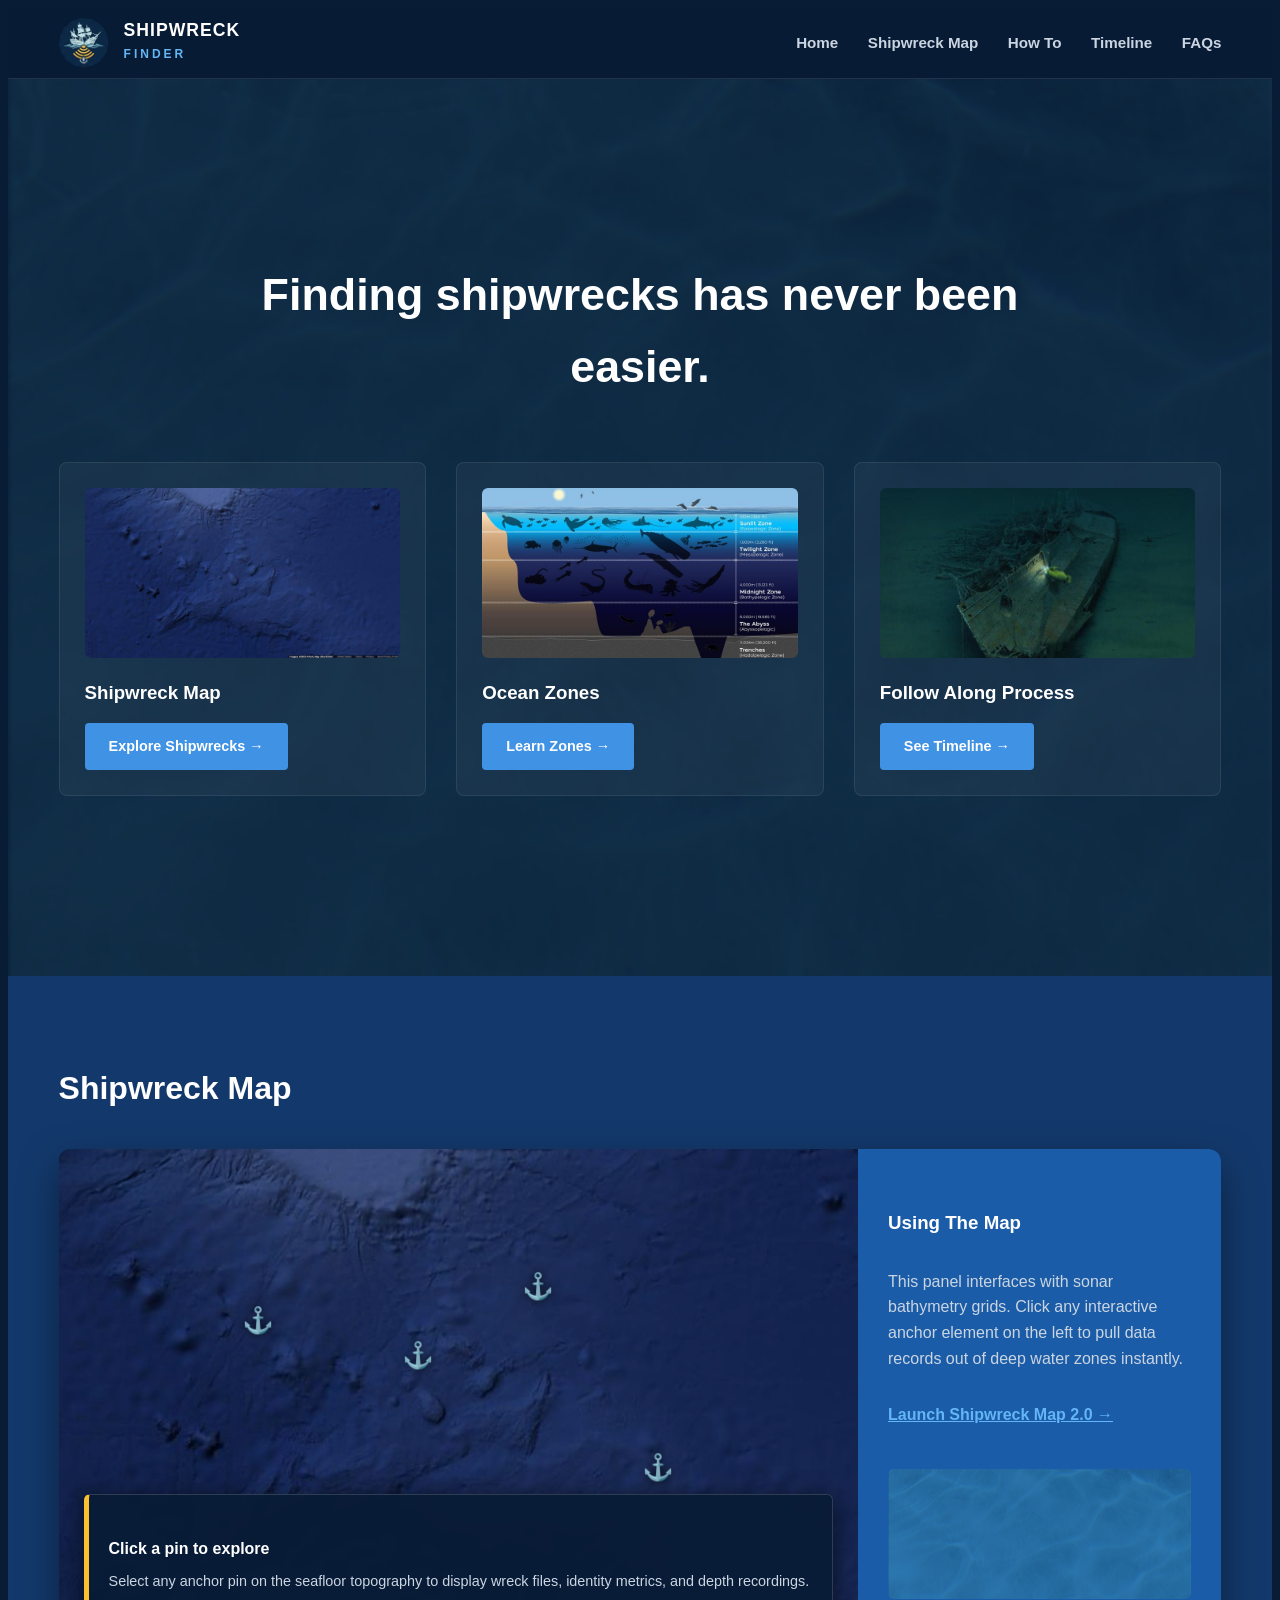
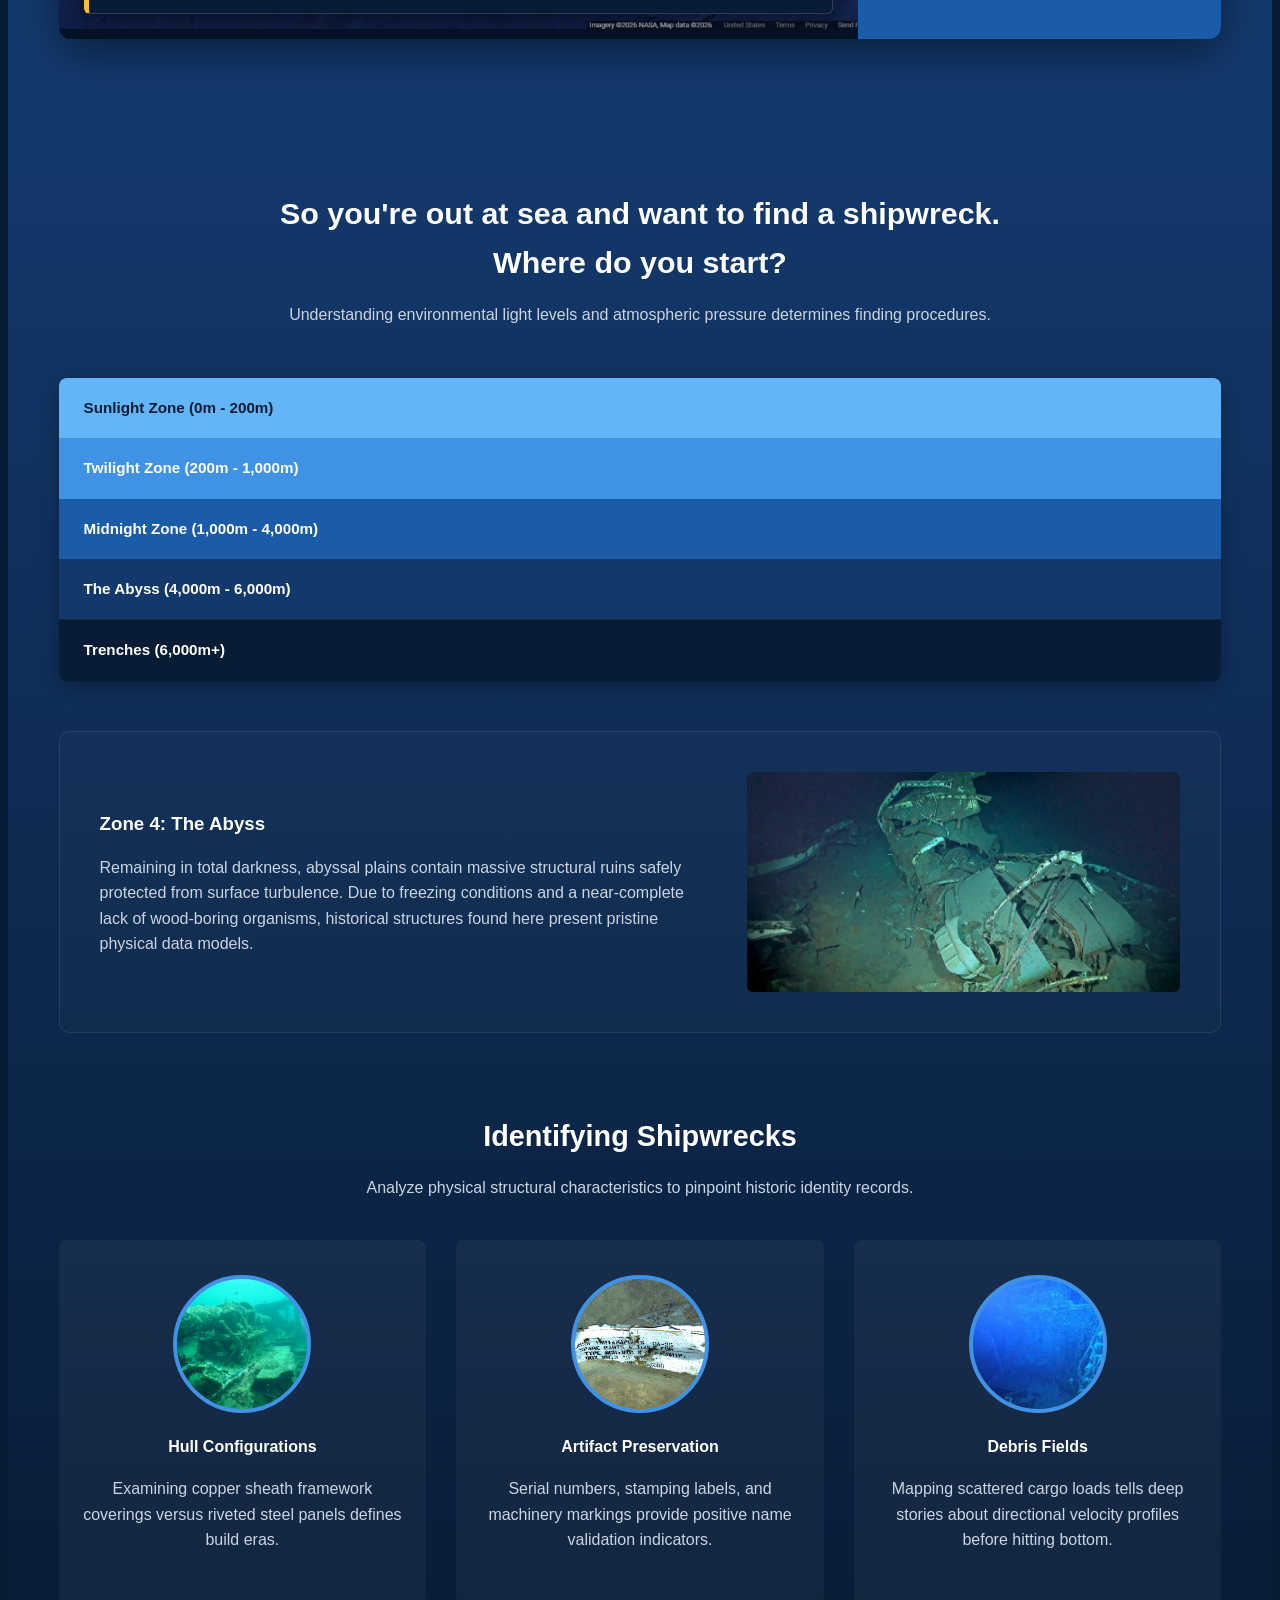
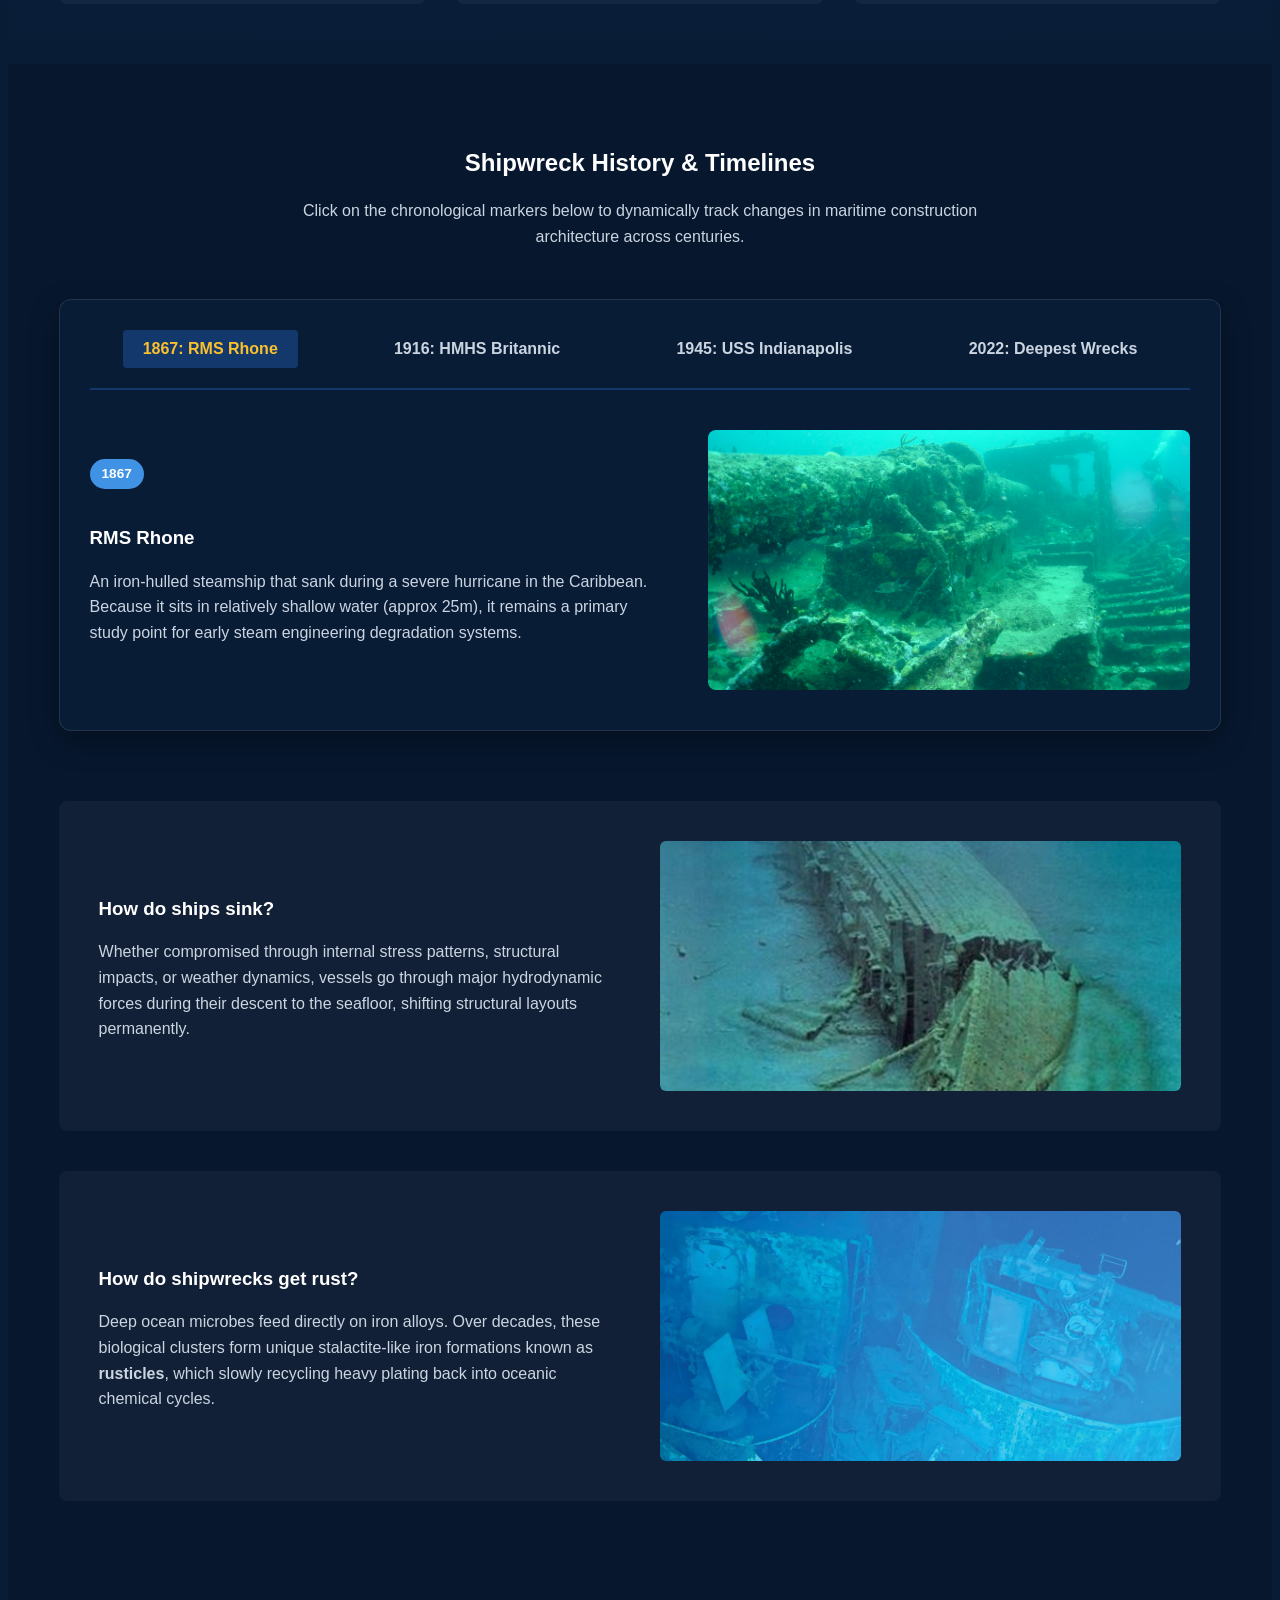
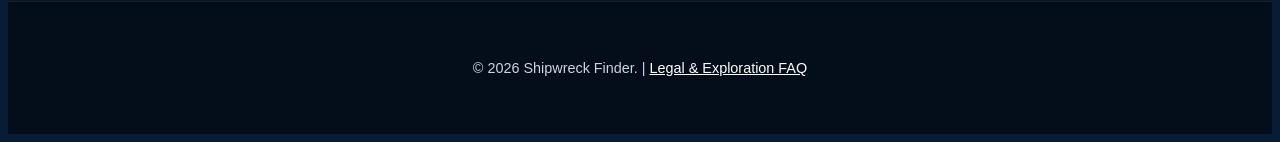
<file: index.html>
<!DOCTYPE html>
<html lang="en">
<head>
    <meta charset="UTF-8">
    <meta name="viewport" content="width=device-width, initial-scale=1.0">
    <title>Shipwreck Finder</title>
    <link rel="stylesheet" href="style.css">
    <link class="icon" href="images/Website Icon logo.png" type="image/x-icon">
</head>
<body>

    <header class="main-header">
        <div class="container header-container">
            <div class="logo">
                <img src="images/Website Logo.png" alt="Shipwreck Finder Logo" class="logo-img">
                <div class="logo-text">
                  <h1>SHIPWRECK</h1>
                    <span>FINDER</span>
                </div>
            </div>
            <nav class="nav-links">
                <a href="#home">Home</a>
                <a href="#map-section">Shipwreck Map</a>
                <a href="#how-to">How To</a>
                <a href="#history">Timeline</a>
                <a href="FAQ/faq.html">FAQs</a>
            </nav>
        </div>
    </header>

    <section id="home" class="hero-section">
        <div class="hero-overlay" style="background-image: url('images/Water.png');"></div>
        <div class="container hero-content">
            <h2>Finding shipwrecks has never been easier.</h2>
            <div class="grid-3-col">
                <div class="card">
                    <div class="card-img-placeholder" style="background-image: url('images/google map.png');"></div>
                    <h3>Shipwreck Map</h3>
                    <a link href="Map/map.html" class="btn">Explore Shipwrecks →</a> 
                </div>
                <div class="card">
                    <div class="card-img-placeholder" style="background-image: url('images/Ocean-Zones.jpg');"></div>
                    <h3>Ocean Zones</h3>
                    <a href="#how-to" class="btn">Learn Zones →</a>
                </div>
                <div class="card">
                    <div class="card-img-placeholder" style="background-image: url('images/RMS Lusitania shipwreck.jpg'); background-size: cover;"></div>
                    <h3>Follow Along Process</h3>
                    <a href="#history" class="btn">See Timeline →</a>
                </div>
            </div>
        </div>
    </section>

    <section id="map-section" class="map-section">
        <div class="container">
            <h2 class="section-title">Shipwreck Map</h2>
            <div class="map-container">
                
                <div class="mock-map-wrapper">
                    <img src="images/google map.png" alt="Ocean Floor Bathymetry Map" class="map-bg">
                    
                    <div class="map-pin pin-rhone" data-wreck="rhone" style="top: 35%; left: 25%;">⚓</div>
                    <div class="map-pin pin-britannic" data-wreck="britannic" style="top: 42%; left: 45%;">⚓</div>
                    <div class="map-pin pin-lusitania" data-wreck="lusitania" style="top: 28%; left: 60%;">⚓</div>
                    <div class="map-pin pin-indy" data-wreck="indy" style="top: 65%; left: 75%;">⚓</div>

                    <div id="map-tooltip" class="map-tooltip hidden">
                        <h4 id="tooltip-title">Click a pin to explore</h4>
                        <p id="tooltip-meta"></p>
                        <p id="tooltip-desc">Select any anchor pin on the seafloor topography to display wreck files, identity metrics, and depth recordings.</p>
                    </div>
                </div>

                <div class="map-sidebar">
                    <h3>Using The Map</h3>
                    <p>This panel interfaces with sonar bathymetry grids. Click any interactive anchor element on the left to pull data records out of deep water zones instantly.</p>
                    <p style="margin-top: 15px;"><a link href="Map/map.html" style="color: #64b5f6; font-weight: bold;">Launch Shipwreck Map 2.0 →</a></p> 
                    <div class="sidebar-decor-img" style="background-image: url('images/Water.png');"></div>
                </div>
            </div>
        </div>
    </section>

    <section id="how-to" class="how-to-section">
        <div class="container">
            <div class="intro-text">
                <h3>So you're out at sea and want to find a shipwreck. Where do you start?</h3>
                <p>Understanding environmental light levels and atmospheric pressure determines finding procedures.</p>
            </div>

            <div class="ocean-levels-diagram">
                <div class="zone zone-sunlight">Sunlight Zone (0m - 200m)</div>
                <div class="zone zone-twilight">Twilight Zone (200m - 1,000m)</div>
                <div class="zone zone-midnight">Midnight Zone (1,000m - 4,000m)</div>
                <div class="zone zone-abyss">The Abyss (4,000m - 6,000m)</div>
                <div class="zone zone-trenches">Trenches (6,000m+)</div>
            </div>

            <div class="zone-detail-card">
                <div class="zone-detail-grid">
                    <div>
                        <h3>Zone 4: The Abyss</h3>
                        <p>Remaining in total darkness, abyssal plains contain massive structural ruins safely protected from surface turbulence. Due to freezing conditions and a near-complete lack of wood-boring organisms, historical structures found here present pristine physical data models.</p>
                    </div>
                    <div class="detail-img-box" style="background-image: url('images/USS Johnston.jpg');"></div>
                </div>
            </div>

            <div class="identifying-section">
                <h3>Identifying Shipwrecks</h3>
                <p class="sub-intro">Analyze physical structural characteristics to pinpoint historic identity records.</p>
                <div class="grid-3-col">
                    <div class="id-card">
                        <div class="circle-img" style="background-image: url('images/rms rhone.jpg');"></div>
                        <h4>Hull Configurations</h4>
                        <p>Examining copper sheath framework coverings versus riveted steel panels defines build eras.</p>
                    </div>
                    <div class="id-card">
                        <div class="circle-img" style="background-image: url('images/USS Indianapolis.jpg');"></div>
                        <h4>Artifact Preservation</h4>
                        <p>Serial numbers, stamping labels, and machinery markings provide positive name validation indicators.</p>
                    </div>
                    <div class="id-card">
                        <div class="circle-img" style="background-image: url('images/SS Gairsoppa shipwreck.jpg');"></div>
                        <h4>Debris Fields</h4>
                        <p>Mapping scattered cargo loads tells deep stories about directional velocity profiles before hitting bottom.</p>
                    </div>
                </div>
            </div>
        </div>
    </section>

    <section id="history" class="history-section">
        <div class="container">
            <div class="history-hero">
                <h2>Shipwreck History &amp; Timelines</h2>
                <p>Click on the chronological markers below to dynamically track changes in maritime construction architecture across centuries.</p>
            </div>

            <div class="interactive-timeline">
                <div class="timeline-nav">
                    <button class="time-btn active" data-year="1867">1867: RMS Rhone</button>
                    <button class="time-btn" data-year="1916">1916: HMHS Britannic</button>
                    <button class="time-btn" data-year="1945">1945: USS Indianapolis</button>
                    <button class="time-btn" data-year="2022">2022: Deepest Wrecks</button>
                </div>
                
                <div class="timeline-display-window">
                    <div id="timeline-card" class="timeline-content-card">
                        <div class="timeline-text">
                            <span class="timeline-badge" id="timeline-year-label">1867</span>
                            <h3 id="timeline-title">RMS Rhone</h3>
                            <p id="timeline-desc-text">An iron-hulled steamship that sank during a severe hurricane in the Caribbean. Because it sits in relatively shallow water (approx 25m), it remains a primary study point for early steam engineering degradation systems.</p>
                        </div>
                        <div class="timeline-img" id="timeline-img-frame" style="background-image: url('images/rms rhone.jpg');"></div>
                    </div>
                </div>
            </div>

            <div class="info-row grid-2-col">
                <div>
                    <h3>How do ships sink?</h3>
                    <p>Whether compromised through internal stress patterns, structural impacts, or weather dynamics, vessels go through major hydrodynamic forces during their descent to the seafloor, shifting structural layouts permanently.</p>
                </div>
                <div class="rect-img-placeholder" style="background-image: url('images/Britannic shipwreck.jpg');"></div>
            </div>

            <div class="info-row grid-2-col reverse-layout">
                <div>
                    <h3>How do shipwrecks get rust?</h3>
                    <p>Deep ocean microbes feed directly on iron alloys. Over decades, these biological clusters form unique stalactite-like iron formations known as <strong>rusticles</strong>, which slowly recycling heavy plating back into oceanic chemical cycles.</p>
                </div>
                <div class="rect-img-placeholder" style="background-image: url('images/USS Samuel B. Roberts shpiwreck.jpg');"></div>
            </div>
        </div>
    </section>

    <footer class="main-footer">
        <p>&copy; 2026 Shipwreck Finder. | <a link href="FAQ/faq.html" style="color: #fff; text-decoration: underline;">Legal &amp; Exploration FAQ</a></p> 
    </footer>

    <script>
        const wreckData = {
            rhone: {
                title: "RMS Rhone",
                meta: "Depth: 25 Meters | Sank: 1867",
                desc: "An early commercial iron sail-steamer hull. Excellent shallow light visibility allows comprehensive coral encrustation research."
            },
            britannic: {
                title: "HMHS Britannic",
                meta: "Depth: 120 Meters | Sank: 1916",
                desc: "Titanic's sister ship. Rests mostly intact on her starboard side within the Aegean Sea, offering massive structural archeological insights."
            },
            lusitania: {
                title: "RMS Lusitania",
                meta: "Depth: 93 Meters | Sank: 1915",
                desc: "Located off the Irish coast. Significant collapse presents engineers with critical data on lightning-fast kinetic underwater structural collapses."
            },
            indy: {
                title: "USS Indianapolis",
                meta: "Depth: 5,500 Meters | Sank: 1945",
                desc: "Discovered resting in the Philippine Sea abyssal plains. Highly preserved hull armor fragments sit under pitch black high-pressure conditions."
            }
        };

        const timelineData = {
            "1867": {
                title: "RMS Rhone",
                desc: "An iron-hulled sail-steamer that fell victim to a massive Caribbean category cyclone. Serves as an exceptional model for analyzing biological coral grafting on historical wrought iron architecture.",
                img: "images/rms rhone.jpg"
            },
            "1916": {
                title: "HMHS Britannic",
                desc: "A massive Olympic-class ocean liner converted into a hospital ship during WWI. Sunk via underwater mine contact, its structural footprint shows mechanical compression traits from seabed collision impacts.",
                img: "images/Britannic shipwreck.jpg"
            },
            "1945": {
                title: "USS Indianapolis (CA-35)",
                desc: "A decorated Portland-class heavy cruiser lost in deep water near the end of WWII. Located miles down, items like storage crates remain clear and legible due to absent biological decomposition activity.",
                img: "images/USS Indianapolis.jpg"
            },
            "2022": {
                title: "USS Samuel B. Roberts / Johnston",
                desc: "Historic deep-sea submersibles surveyed combat ships resting beyond 6,000 meters down in the Philippine Trench. These represent the lowest known structural remains ever documented by oceanographers.",
                img: "images/USS Samuel B. Roberts shpiwreck.jpg"
            }
        };

        const pins = document.querySelectorAll('.map-pin');
        const tooltip = document.getElementById('map-tooltip');
        const tTitle = document.getElementById('tooltip-title');
        const tMeta = document.getElementById('tooltip-meta');
        const tDesc = document.getElementById('tooltip-desc');

        pins.forEach(pin => {
            pin.addEventListener('click', function() {
                pins.forEach(p => p.classList.remove('active-pin'));
                this.classList.add('active-pin');

                const key = this.getAttribute('data-wreck');
                const info = wreckData[key];
                
                tooltip.classList.remove('hidden');
                tTitle.textContent = info.title;
                tMeta.textContent = info.meta;
                tDesc.textContent = info.desc;
            });
        });

        const timeBtns = document.querySelectorAll('.time-btn');
        const labelYear = document.getElementById('timeline-year-label');
        const labelTitle = document.getElementById('timeline-title');
        const labelDesc = document.getElementById('timeline-desc-text');
        const frameImg = document.getElementById('timeline-img-frame');

        timeBtns.forEach(btn => {
            btn.addEventListener('click', function() {
                timeBtns.forEach(b => b.classList.remove('active'));
                this.classList.add('active');

                const year = this.getAttribute('data-year');
                const currentData = timelineData[year];

                labelYear.textContent = year;
                labelTitle.textContent = currentData.title;
                labelDesc.textContent = currentData.desc;
                frameImg.style.backgroundImage = `url('${currentData.img}')`;
            });
        });
    </script>
<script src="script.js" defer></script>
</body>
</html>
</file>
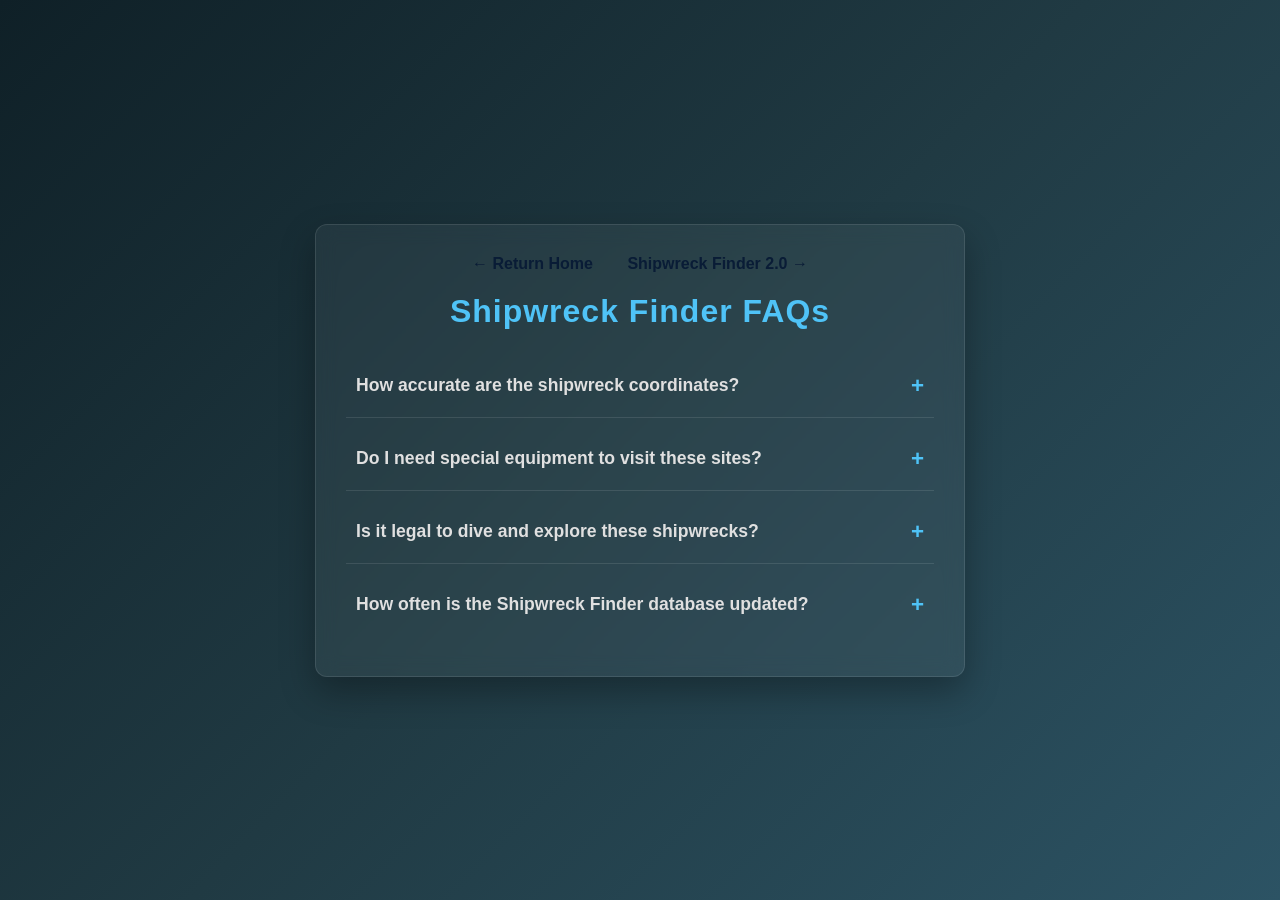
<file: FAQ/faq.html>
<!DOCTYPE html>
<html lang="en">
<head>
    <meta charset="UTF-8">
    <meta name="viewport" content="width=device-width, initial-scale=1.0">
    <title>Shipwreck Finder - FAQ</title>
    <link rel="stylesheet" href="faq.css">
    <style>
        
        .faq-nav { text-align: center; margin-bottom: 20px; }
        .faq-nav a { color: #091c36; margin: 0 15px; text-decoration: none; font-weight: bold; }
        .faq-nav a:hover { text-decoration: underline; }
    </style>
</head>
<body>

    <div class="faq-container">
        <nav class="faq-nav">
            <a link href="../index.html">← Return Home</a> 
            <a link href="../Map/map.html">Shipwreck Finder 2.0 →</a> 
        </nav>
        
        <h2 class="faq-title">Shipwreck Finder FAQs</h2>
        
        <div class="faq-item">
            <button class="faq-question">
                <span>How accurate are the shipwreck coordinates?</span>
                <span class="faq-icon">+</span>
            </button>
            <div class="faq-answer">
                <p>Our coordinates are sourced from official hydrographic offices, historical naval logs, and verified marine archaeological databases. While many near-shore wrecks are highly accurate, deep-ocean wrecks may have a variance of a few hundred meters due to historical tracking limitations.</p>
            </div>
        </div>

        <div class="faq-item">
            <button class="faq-question">
                <span>Do I need special equipment to visit these sites?</span>
                <span class="faq-icon">+</span>
            </button>
            <div class="faq-answer">
                <p>It depends entirely on the depth. Wrecks in shallow coastal waters (under 15 meters) can often be enjoyed with basic snorkeling gear. However, deeper wrecks require advanced scuba certification, and some deep-sea anomalies can only be viewed via our digital sonar maps or ROVs (Remotely Operated Vehicles).</p>
            </div>
        </div>

        <div class="faq-item">
            <button class="faq-question">
                <span>Is it legal to dive and explore these shipwrecks?</span>
                <span class="faq-icon">+</span>
            </button>
            <div class="faq-answer">
                <p>Most shipwrecks are protected by international maritime law or local government heritage acts. While recreational diving is permitted at many sites, removing artifacts, disturbing the structure, or salvaging material without a permit is strictly illegal and subject to heavy fines.</p>
            </div>
        </div>

        <div class="faq-item">
            <button class="faq-question">
                <span>How often is the Shipwreck Finder database updated?</span>
                <span class="faq-icon">+</span>
            </button>
            <div class="faq-answer">
                <p>Our database is updated monthly. We constantly integrate new sonar scan data from oceanographic expeditions, newly declassified naval records, and crowd-sourced verifications from certified diving communities.</p>
            </div>
        </div>

    </div>

    <script src="faq.js"></script>
</body>
</html>
</file>
<file: style.css>
:root {
    --bg-dark-blue: #091c36;
    --bg-mid-blue: #13396c;
    --bg-ocean-blue: #1a5ca8;
    --accent-light-blue: #4092e4;
    --accent-cyan: #64b5f6;
    --text-white: #ffffff;
    --text-muted: #cbd5e1;
    --card-bg: rgba(255, 255, 255, 0.04);
    --gold: #fbc02d;
}

 {
    box-sizing: border-box;
    margin: 0;
    padding: 0;
}

html {
    scroll-behavior: smooth;
}

body {
    font-family: 'Segoe UI', Tahoma, Geneva, Verdana, sans-serif;
    background-color: var(--bg-dark-blue);
    color: var(--text-white);
    line-height: 1.6;
}

.container {
    width: 92%;
    max-width: 1200px;
    margin: 0 auto;
    padding: 60px 0;
}

.grid-3-col {
    display: grid;
    grid-template-columns: repeat(auto-fit, minmax(280px, 1fr));
    gap: 30px;
}

.grid-2-col {
    display: grid;
    grid-template-columns: repeat(auto-fit, minmax(340px, 1fr));
    gap: 40px;
    align-items: center;
}

h2, h3, h4 {
    font-weight: 700;
    margin-bottom: 15px;
}

p {
    color: var(--text-muted);
}

.btn {
    display: inline-block;
    background-color: var(--accent-light-blue);
    color: var(--text-white);
    text-decoration: none;
    padding: 12px 24px;
    border-radius: 4px;
    font-weight: bold;
    font-size: 0.9rem;
    transition: all 0.3s ease;
}

.btn:hover {
    background-color: var(--accent-cyan);
    transform: translateY(-2px);
}

.main-header {
    background-color: rgba(9, 28, 54, 0.95);
    border-bottom: 1px solid rgba(255, 255, 255, 0.1);
    position: sticky;
    top: 0;
    z-index: 1000;
    backdrop-filter: blur(10px);
}

.header-container {
    display: flex;
    justify-content: space-between;
    align-items: center;
    padding: 10px 0;
}

.logo {
    display: flex;
    align-items: center;
    gap: 15px;
}

.logo-img {
    height: 50px;
    width: auto;
    border-radius: 4px;
}

.logo-text h1 {
    font-size: 1.1rem;
    margin: 0;
    line-height: 1.1;
    letter-spacing: 1px;
}

.logo-text span {
    font-size: 0.75rem;
    letter-spacing: 3px;
    color: var(--accent-cyan);
    font-weight: bold;
}

.nav-links a {
    color: var(--text-muted);
    text-decoration: none;
    margin-left: 25px;
    font-weight: 600;
    font-size: 0.95rem;
    transition: color 0.3s;
}

.nav-links a:hover {
    color: var(--accent-cyan);
}

.hero-section {
    position: relative;
    padding: 120px 0;
    text-align: center;
    overflow: hidden;
}

.hero-overlay {
    position: absolute;
    top: 0; left: 0; right: 0; bottom: 0;
    background-size: cover;
    background-position: center;
    opacity: 0.15;
    z-index: 1;
    pointer-events: none;
}

.hero-content {
    position: relative;
    z-index: 2;
}

.hero-section h2 {
    font-size: 2.8rem;
    max-width: 800px;
    margin: 0 auto 60px auto;
}

.card {
    background-color: var(--card-bg);
    border: 1px solid rgba(255, 255, 255, 0.08);
    border-radius: 8px;
    padding: 25px;
    text-align: left;
}

.card-img-placeholder {
    height: 170px;
    background-size: cover;
    background-position: center;
    border-radius: 6px;
    margin-bottom: 20px;
}

.map-section {
    background-color: var(--bg-mid-blue);
}

.section-title {
    font-size: 2rem;
    margin-bottom: 35px;
}

.map-container {
    display: grid;
    grid-template-columns: 2.2fr 1fr;
    background: #040e1c;
    border-radius: 12px;
    overflow: hidden;
    box-shadow: 0 15px 40px rgba(0,0,0,0.4);
}

.mock-map-wrapper {
    position: relative;
    width: 100%;
    overflow: hidden;
    background-color: #051326;
}

.map-bg {
    width: 100%;
    display: block;
    object-fit: cover;
    min-height: 480px;
    opacity: 0.75;
}

.map-pin {
    position: absolute;
    font-size: 1.6rem;
    cursor: pointer;
    color: var(--accent-cyan);
    transform: translate(-50%, -50%);
    transition: all 0.2s ease-in-out;
    text-shadow: 0 0 10px rgba(0,0,0,0.8);
    user-select: none;
}

.map-pin:hover, .map-pin.active-pin {
    color: var(--gold);
    transform: translate(-50%, -50%) scale(1.3);
    text-shadow: 0 0 15px var(--gold);
}

.map-tooltip {
    position: absolute;
    bottom: 25px;
    left: 25px;
    right: 25px;
    background-color: rgba(9, 28, 54, 0.95);
    border: 1px solid rgba(255, 255, 255, 0.15);
    border-left: 5px solid var(--gold);
    border-radius: 6px;
    padding: 20px;
    box-shadow: 0 5px 25px rgba(0,0,0,0.6);
    backdrop-filter: blur(5px);
    transition: all 0.3s ease;
}

.map-tooltip h4 {
    color: var(--text-white);
    margin-bottom: 4px;
}

.map-tooltip p {
    font-size: 0.9rem;
    margin: 0;
}

#tooltip-meta {
    color: var(--accent-cyan);
    font-weight: bold;
    margin-bottom: 8px;
}

.map-sidebar {
    background-color: var(--bg-ocean-blue);
    padding: 40px 30px;
    display: flex;
    flex-direction: column;
    justify-content: space-between;
}

.sidebar-decor-img {
    height: 130px;
    background-size: cover;
    background-position: center;
    border-radius: 6px;
    margin-top: 25px;
    opacity: 0.4;
}

.how-to-section {
    background: linear-gradient(180deg, var(--bg-mid-blue) 0%, var(--bg-dark-blue) 100%);
}

.intro-text {
    text-align: center;
    max-width: 800px;
    margin: 0 auto 50px auto;
}

.intro-text h3 {
    font-size: 1.9rem;
}

.ocean-levels-diagram {
    display: flex;
    flex-direction: column;
    border-radius: 8px;
    overflow: hidden;
    margin-bottom: 50px;
    font-weight: bold;
    box-shadow: 0 5px 20px rgba(0,0,0,0.3);
}

.zone {
    padding: 18px 25px;
    text-align: left;
    font-size: 0.95rem;
}

.zone-sunlight { background-color: #64b5f6; color: #091c36; }
.zone-twilight { background-color: #4092e4; }
.zone-midnight { background-color: #1a5ca8; }
.zone-abyss    { background-color: #13396c; }
.zone-trenches { background-color: #091c36; border-top: 1px solid rgba(255,255,255,0.05);}

.zone-detail-card {
    background-color: rgba(255, 255, 255, 0.02);
    border: 1px solid rgba(255, 255, 255, 0.08);
    border-radius: 10px;
    padding: 40px;
    margin-bottom: 80px;
}

.zone-detail-grid {
    display: grid;
    grid-template-columns: 1.4fr 1fr;
    gap: 40px;
    align-items: center;
}

.detail-img-box {
    height: 220px;
    background-size: cover;
    background-position: center;
    border-radius: 6px;
}

.identifying-section h3 {
    font-size: 1.8rem;
    text-align: center;
}

.sub-intro {
    text-align: center;
    margin-bottom: 40px;
}

.id-card {
    text-align: center;
    background: var(--card-bg);
    padding: 35px 20px;
    border-radius: 8px;
}

.circle-img {
    width: 130px;
    height: 130px;
    border-radius: 50%;
    margin: 0 auto 20px auto;
    border: 4px solid var(--accent-light-blue);
    background-size: cover;
    background-position: center;
}

.history-section {
    background-color: #07172e;
}

.history-hero {
    text-align: center;
    max-width: 750px;
    margin: 0 auto 50px auto;
}

.interactive-timeline {
    background: var(--bg-dark-blue);
    border: 1px solid rgba(255,255,255,0.1);
    border-radius: 12px;
    padding: 30px;
    margin-bottom: 70px;
    box-shadow: 0 10px 30px rgba(0,0,0,0.3);
}

.timeline-nav {
    display: flex;
    justify-content: space-around;
    flex-wrap: wrap;
    gap: 10px;
    border-bottom: 2px solid var(--bg-mid-blue);
    padding-bottom: 20px;
    margin-bottom: 30px;
}

.time-btn {
    background: none;
    border: none;
    color: var(--text-muted);
    font-size: 1rem;
    font-weight: bold;
    padding: 10px 20px;
    cursor: pointer;
    transition: all 0.2s ease;
    border-radius: 4px;
}

.time-btn:hover {
    color: var(--accent-cyan);
    background-color: rgba(255,255,255,0.02);
}

.time-btn.active {
    color: var(--gold);
    background-color: var(--bg-mid-blue);
}

.timeline-content-card {
    display: grid;
    grid-template-columns: 1.2fr 1fr;
    gap: 40px;
    align-items: center;
    min-height: 280px;
}

.timeline-badge {
    display: inline-block;
    background-color: var(--accent-light-blue);
    color: white;
    padding: 4px 12px;
    border-radius: 20px;
    font-weight: bold;
    font-size: 0.85rem;
    margin-bottom: 15px;
}

.timeline-img {
    width: 100%;
    height: 260px;
    background-size: cover;
    background-position: center;
    border-radius: 8px;
    transition: all 0.4s ease-in-out;
}

.info-row {
    margin-bottom: 40px;
    background: var(--card-bg);
    padding: 40px;
    border-radius: 8px;
}

.rect-img-placeholder {
    height: 250px;
    background-size: cover;
    background-position: center;
    border-radius: 6px;
}

.main-footer {
    background-color: #040d1a;
    text-align: center;
    padding: 40px 20px;
    border-top: 1px solid rgba(255, 255, 255, 0.08);
}

.main-footer p {
    font-size: 0.9rem;
}

@media (max-width: 820px) {
    .header-container {
        flex-direction: column;
        gap: 15px;
    }
    .nav-links a {
        margin: 0 12px;
    }
    .map-container, .zone-detail-grid, .timeline-content-card {
        grid-template-columns: 1fr;
    }
    .timeline-img {
        height: 200px;
    }
    .reverse-layout {
        display: flex;
        flex-direction: column-reverse;
    }
}
</file>
<file: FAQ/faq.css>
* {
    box-sizing: border-box;
    margin: 0;
    padding: 0;
    font-family: 'Segoe UI', Tahoma, Geneva, Verdana, sans-serif;
}

body {
    background: linear-gradient(135deg, #0f2027, #203a43, #2c5364);
    min-height: 100vh;
    display: flex;
    justify-content: center;
    align-items: center;
    padding: 20px;
    color: #f5f5f5;
}


.faq-container {
    background-color: rgba(255, 255, 255, 0.05);
    backdrop-filter: blur(10px);
    border: 1px solid rgba(255, 255, 255, 0.1);
    border-radius: 12px;
    width: 100%;
    max-width: 650px;
    padding: 30px;
    box-shadow: 0 15px 35px rgba(0, 0, 0, 0.3);
}

.faq-title {
    text-align: center;
    margin-bottom: 25px;
    color: #4fc3f7;
    font-size: 2rem;
    letter-spacing: 1px;
}


.faq-item {
    border-bottom: 1px solid rgba(255, 255, 255, 0.1);
    margin-bottom: 10px;
}

.faq-item:last-child {
    border-bottom: none;
}


.faq-question {
    width: 100%;
    background: none;
    border: none;
    outline: none;
    text-align: left;
    padding: 18px 10px;
    color: #e0e0e0;
    font-size: 1.1rem;
    font-weight: 600;
    cursor: pointer;
    display: flex;
    justify-content: space-between;
    align-items: center;
    transition: color 0.3s ease;
}

.faq-question:hover {
    color: #4fc3f7;
}


.faq-icon {
    font-size: 1.4rem;
    transition: transform 0.3s ease;
    color: #4fc3f7;
}


.faq-item.active .faq-question {
    color: #4fc3f7;
}

.faq-item.active .faq-icon {
    transform: rotate(45deg);
    color: #ffb300; /* Subtle gold accent when active */
}


.faq-answer {
    max-height: 0;
    overflow: hidden;
    transition: max-height 0.3s ease-out;
}

.faq-answer p {
    padding: 0 10px 18px 10px;
    color: #b0bec5;
    line-height: 1.6;
    font-size: 0.95rem;
}
</file>
